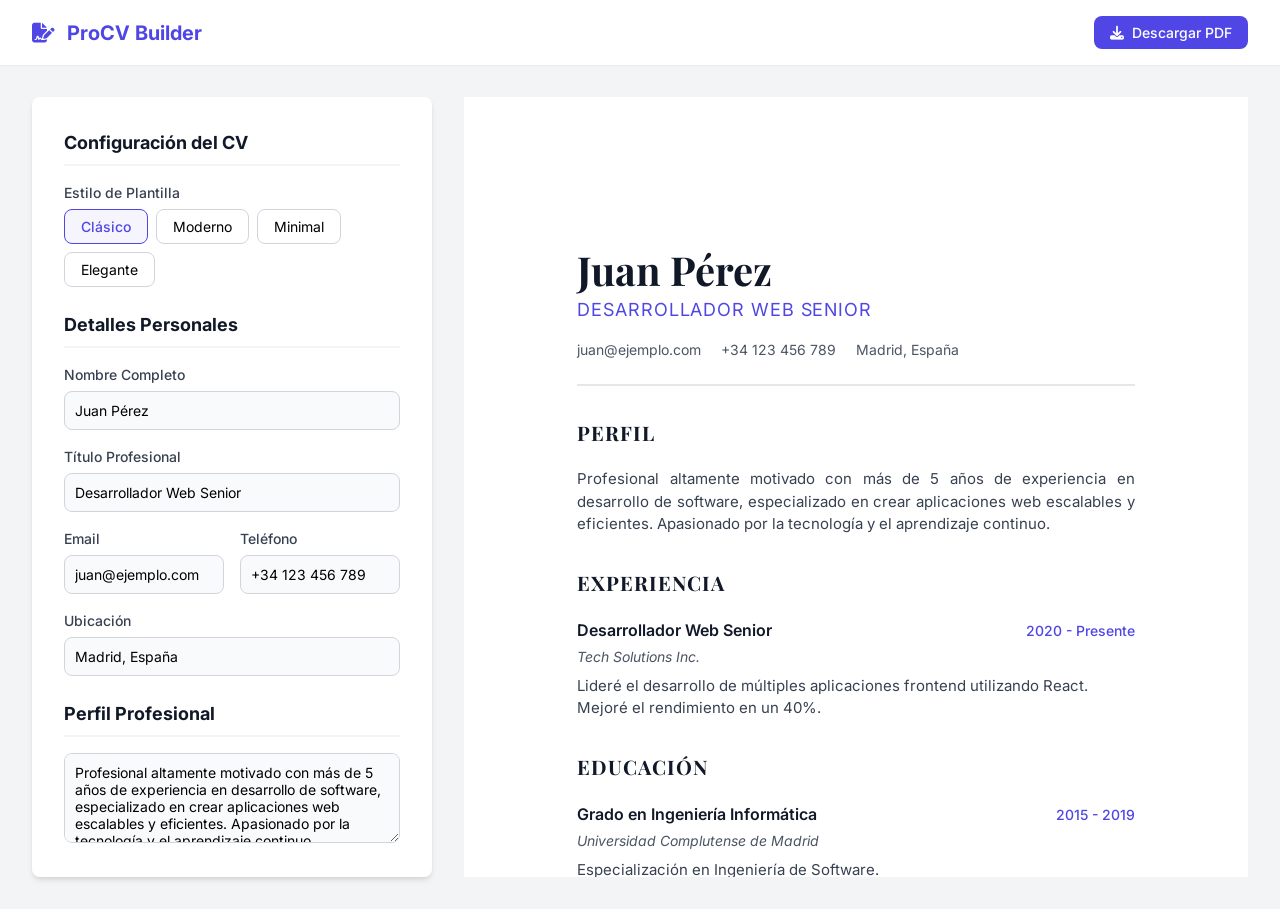
<file: Sergio/cv/index.html>
<!DOCTYPE html>
<html lang="es">
<head>
    <meta charset="UTF-8">
    <meta name="viewport" content="width=device-width, initial-scale=1.0">
    <title>Creador de CV Profesional</title>
    <link href="https://fonts.googleapis.com/css2?family=Inter:wght@300;400;500;600;700&family=Playfair+Display:wght@600;700&display=swap" rel="stylesheet">
    <link rel="stylesheet" href="style.css">
    <link rel="stylesheet" href="https://cdnjs.cloudflare.com/ajax/libs/font-awesome/6.4.0/css/all.min.css">
</head>
<body>
    <header class="navbar">
        <div class="logo">
            <i class="fa-solid fa-file-signature"></i>
            <span>ProCV Builder</span>
        </div>
        <div class="actions">
            <button id="printBtn" class="btn btn-primary"><i class="fa-solid fa-download"></i> Descargar PDF</button>
        </div>
    </header>

    <main class="container">
        <!-- Editor Column -->
        <section class="editor-section no-print">
            <h2>Configuración del CV</h2>
            <div class="form-group">
                <label>Estilo de Plantilla</label>
                <div class="template-selector">
                    <button class="btn-template active" data-template="template-classic">Clásico</button>
                    <button class="btn-template" data-template="template-modern">Moderno</button>
                    <button class="btn-template" data-template="template-minimal">Minimal</button>
                    <button class="btn-template" data-template="template-elegant">Elegante</button>
                </div>
            </div>

            <h2>Detalles Personales</h2>
            <div class="form-group">
                <label>Nombre Completo</label>
                <input type="text" id="nameInput" placeholder="Ej. Juan Pérez" value="Juan Pérez">
            </div>
            <div class="form-group">
                <label>Título Profesional</label>
                <input type="text" id="titleInput" placeholder="Ej. Desarrollador Web Senior" value="Desarrollador Web Senior">
            </div>
            
            <div class="form-row">
                <div class="form-group">
                    <label>Email</label>
                    <input type="email" id="emailInput" placeholder="juan@ejemplo.com" value="juan@ejemplo.com">
                </div>
                <div class="form-group">
                    <label>Teléfono</label>
                    <input type="tel" id="phoneInput" placeholder="+34 123 456 789" value="+34 123 456 789">
                </div>
            </div>
            
            <div class="form-group">
                <label>Ubicación</label>
                <input type="text" id="locationInput" placeholder="Ciudad, País" value="Madrid, España">
            </div>

            <h2>Perfil Profesional</h2>
            <div class="form-group">
                <textarea id="summaryInput" rows="4" placeholder="Breve descripción de tu perfil...">Profesional altamente motivado con más de 5 años de experiencia en desarrollo de software, especializado en crear aplicaciones web escalables y eficientes. Apasionado por la tecnología y el aprendizaje continuo.</textarea>
            </div>

            <h2>Experiencia Laboral</h2>
            <div id="experienceList">
                <!-- Experiencia items via JS -->
            </div>
            <button class="btn btn-secondary btn-sm" id="addExpBtn"><i class="fa-solid fa-plus"></i> Añadir Experiencia</button>

            <h2 class="mt-4">Educación</h2>
            <div id="educationList">
                <!-- Educacion items via JS -->
            </div>
            <button class="btn btn-secondary btn-sm" id="addEduBtn"><i class="fa-solid fa-plus"></i> Añadir Educación</button>
            
            <h2 class="mt-4">Habilidades</h2>
            <div class="form-group">
                <input type="text" id="skillsInput" placeholder="Ej. JavaScript, React, Node.js (separadas por coma)" value="JavaScript, React, Node.js, HTML5, CSS3, Git">
            </div>
        </section>

        <!-- Preview Column -->
        <section class="preview-section">
            <div class="cv-document" id="cvPreview">
                <div class="cv-header">
                    <h1 id="cvName">Juan Pérez</h1>
                    <h3 id="cvTitle">Desarrollador Web Senior</h3>
                    <div class="cv-contact">
                        <span id="cvEmail"><i class="fa-solid fa-envelope"></i> juan@ejemplo.com</span>
                        <span id="cvPhone"><i class="fa-solid fa-phone"></i> +34 123 456 789</span>
                        <span id="cvLocation"><i class="fa-solid fa-location-dot"></i> Madrid, España</span>
                    </div>
                </div>

                <div class="cv-body">
                    <div class="cv-section">
                        <h4 class="cv-section-title">Perfil</h4>
                        <p id="cvSummary">Profesional altamente motivado con más de 5 años de experiencia en desarrollo de software, especializado en crear aplicaciones web escalables y eficientes. Apasionado por la tecnología y el aprendizaje continuo.</p>
                    </div>

                    <div class="cv-section">
                        <h4 class="cv-section-title">Experiencia</h4>
                        <div id="cvExperienceList" class="cv-items">
                            <!-- Inyectado por JS -->
                        </div>
                    </div>

                    <div class="cv-section">
                        <h4 class="cv-section-title">Educación</h4>
                        <div id="cvEducationList" class="cv-items">
                            <!-- Inyectado por JS -->
                        </div>
                    </div>

                    <div class="cv-section">
                        <h4 class="cv-section-title">Habilidades</h4>
                        <div id="cvSkillsList" class="cv-skills">
                            <!-- Inyectado por JS -->
                        </div>
                    </div>
                </div>
            </div>
        </section>
    </main>

    <script src="script.js"></script>
</body>
</html>
</file>
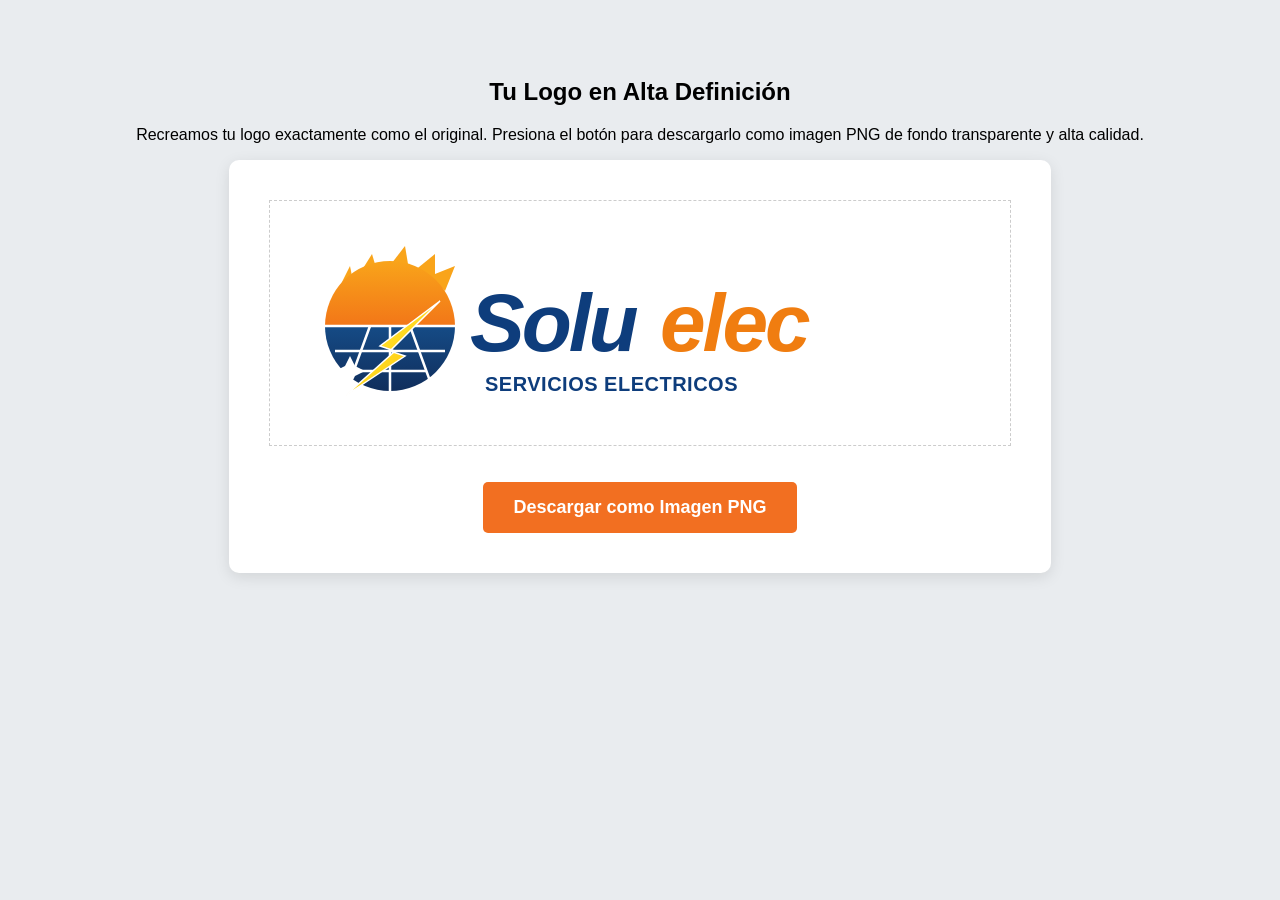
<file: Sergio/descargar_png.html>
<!DOCTYPE html>
<html lang="es">
<head>
    <meta charset="utf-8">
    <title>Convertir Logo a PNG</title>
</head>
<body style="text-align: center; padding: 50px; font-family: sans-serif; background: #e9ecef;">
    <h2>Tu Logo en Alta Definición</h2>
    <p>Recreamos tu logo exactamente como el original. Presiona el botón para descargarlo como imagen PNG de fondo transparente y alta calidad.</p>
    
    <div style="background: white; padding: 40px; display: inline-block; border-radius: 10px; box-shadow: 0 4px 15px rgba(0,0,0,0.1);">
        <!-- El canvas donde se dibujará la imagen para exportar -->
        <canvas id="canvas" width="2800" height="800" style="display: none;"></canvas>
        
        <!-- Preview -->
        <div id="preview" style="max-width: 700px; border: 1px dashed #ccc; padding: 20px;"></div>
        
        <br><br>
        <button id="btn-download" style="padding: 15px 30px; background: #f26f21; color: white; border: none; font-size: 18px; font-weight: bold; border-radius: 5px; cursor: pointer; transition: 0.3s;" onmouseover="this.style.background='#d95d10'" onmouseout="this.style.background='#f26f21'">
            Descargar como Imagen PNG
        </button>
    </div>

    <script>
        const svgString = `<svg xmlns="http://www.w3.org/2000/svg" viewBox="0 0 700 200" width="2800" height="800">
  <defs>
    <linearGradient id="sun" x1="0" y1="0" x2="0" y2="1">
      <stop offset="0%" stop-color="#F9A41A"/>
      <stop offset="100%" stop-color="#F27618"/>
    </linearGradient>
    <linearGradient id="panel" x1="0" y1="0" x2="0" y2="1">
      <stop offset="0%" stop-color="#154B86"/>
      <stop offset="100%" stop-color="#102E5C"/>
    </linearGradient>
    <linearGradient id="bolt" x1="0" y1="0" x2="1" y2="1">
      <stop offset="0%" stop-color="#FFF338"/>
      <stop offset="100%" stop-color="#FFBD0A"/>
    </linearGradient>
  </defs>

  <g transform="translate(10, 10)">
    <g transform="translate(0, 5)">
      <polygon points="35,60 50,30 55,55" fill="#F9A41A" />
      <polygon points="52,50 72,18 80,45" fill="#F9A41A" />
      <polygon points="78,45 105,10 110,40" fill="#F9A41A" />
      <polygon points="108,40 135,18 135,45" fill="#F9A41A" />
      <polygon points="130,40 155,30 145,55" fill="#F9A41A" />
      
      <path d="M 25 90 A 65 65 0 0 1 155 90 Z" fill="url(#sun)" />
      <path d="M 25 90 A 65 65 0 0 0 155 90 Z" fill="url(#panel)" />

      <path d="M 25 90 L 155 90 M 35 115 L 145 115 M 53 135 L 127 135" stroke="white" stroke-width="2.5" fill="none"/>
      <path d="M 90 90 L 90 155 M 70 90 L 50 145 M 110 90 L 130 145" stroke="white" stroke-width="2.5" fill="none"/>

      <path d="M 50 120 L 55 130 L 65 135 L 55 140 L 50 150 L 45 140 L 35 135 L 45 130 Z" fill="white" />

      <path d="M 140 65 L 80 110 L 95 115 L 45 160 L 105 120 L 90 115 Z" fill="url(#bolt)" stroke="white" stroke-width="1.5"/>
    </g>

    <g transform="translate(170, 120)">
      <text x="0" y="0" font-family="'Arial Black', 'Trebuchet MS', sans-serif" font-size="82" font-weight="900" font-style="italic" fill="#0E3D7C" letter-spacing="-3">Solu</text>
      <text x="190" y="0" font-family="'Arial Black', 'Trebuchet MS', sans-serif" font-size="82" font-weight="900" font-style="italic" fill="#F07D10" letter-spacing="-3">elec</text>
      
      <text x="15" y="40" font-family="'Arial Black', Arial, sans-serif" font-size="20" font-weight="900" fill="#0E3D7C" letter-spacing="0.5">SERVICIOS ELECTRICOS</text>
    </g>
  </g>
</svg>`;

        // Convertir el string SVG en Data URL
        const svgBlob = new Blob([svgString], {type: 'image/svg+xml;charset=utf-8'});
        const DOMURL = window.URL || window.webkitURL || window;
        const url = DOMURL.createObjectURL(svgBlob);

        const img = new Image();
        img.onload = () => {
            // Mostrar como preview en la pantalla
            const previewImg = new Image();
            previewImg.src = url;
            previewImg.style.width = '100%';
            previewImg.style.height = 'auto';
            document.getElementById('preview').appendChild(previewImg);

            // Preparar botón para descargar en el canvas
            document.getElementById('btn-download').onclick = () => {
                const canvas = document.getElementById('canvas');
                const ctx = canvas.getContext('2d');
                ctx.clearRect(0, 0, canvas.width, canvas.height); // Fondo transparente
                ctx.drawImage(img, 0, 0, canvas.width, canvas.height);
                
                // Exportar como PNG HD
                const pngUrl = canvas.toDataURL("image/png");
                const link = document.createElement('a');
                link.download = 'logo_soluelec_perfecto.png';
                link.href = pngUrl;
                link.click();
            };
        };
        img.src = url;
    </script>
</body>
</html>
</file>
<file: Sergio/cv/style.css>
:root {
    --primary: #4F46E5;
    --primary-hover: #4338CA;
    --secondary: #10B981;
    --dark: #111827;
    --gray-900: #111827;
    --gray-800: #1F2937;
    --gray-700: #374151;
    --gray-600: #4B5563;
    --gray-300: #D1D5DB;
    --gray-200: #E5E7EB;
    --gray-100: #F3F4F6;
    --gray-50: #F9FAFB;
    --white: #FFFFFF;
    --shadow-sm: 0 1px 2px 0 rgba(0, 0, 0, 0.05);
    --shadow: 0 4px 6px -1px rgba(0, 0, 0, 0.1), 0 2px 4px -1px rgba(0, 0, 0, 0.06);
    --shadow-lg: 0 10px 15px -3px rgba(0, 0, 0, 0.1), 0 4px 6px -2px rgba(0, 0, 0, 0.05);
    --radius: 0.5rem;
    --font-sans: 'Inter', sans-serif;
    --font-serif: 'Playfair Display', serif;
}

* {
    box-sizing: border-box;
    margin: 0;
    padding: 0;
}

body {
    font-family: var(--font-sans);
    background-color: var(--gray-100);
    color: var(--gray-800);
    line-height: 1.5;
}

/* Navbar */
.navbar {
    background-color: var(--white);
    padding: 1rem 2rem;
    display: flex;
    justify-content: space-between;
    align-items: center;
    box-shadow: var(--shadow-sm);
    position: sticky;
    top: 0;
    z-index: 10;
}

.logo {
    display: flex;
    align-items: center;
    gap: 0.75rem;
    font-weight: 700;
    font-size: 1.25rem;
    color: var(--primary);
}

.btn {
    display: inline-flex;
    align-items: center;
    gap: 0.5rem;
    padding: 0.5rem 1rem;
    border-radius: var(--radius);
    font-weight: 500;
    cursor: pointer;
    border: none;
    transition: all 0.2s;
    font-family: inherit;
    font-size: 0.875rem;
}

.btn-primary {
    background-color: var(--primary);
    color: var(--white);
}

.btn-primary:hover {
    background-color: var(--primary-hover);
    transform: translateY(-1px);
    box-shadow: var(--shadow);
}

.btn-secondary {
    background-color: var(--gray-200);
    color: var(--gray-800);
}

.btn-secondary:hover {
    background-color: var(--gray-300);
}

.btn-sm {
    padding: 0.375rem 0.75rem;
    font-size: 0.8125rem;
}

.btn-danger {
    background-color: #FEE2E2;
    color: #EF4444;
}
.btn-danger:hover {
    background-color: #FECACA;
}

/* Layout */
.container {
    display: grid;
    grid-template-columns: 400px 1fr;
    gap: 2rem;
    max-width: 1400px;
    margin: 2rem auto;
    padding: 0 2rem;
    height: calc(100vh - 120px);
}

/* Editor Section */
.editor-section {
    background-color: var(--white);
    padding: 2rem;
    border-radius: var(--radius);
    box-shadow: var(--shadow);
    overflow-y: auto;
    height: 100%;
}

.editor-section h2 {
    font-size: 1.125rem;
    margin-top: 1.5rem;
    margin-bottom: 1rem;
    color: var(--gray-900);
    border-bottom: 2px solid var(--gray-100);
    padding-bottom: 0.5rem;
}

.editor-section h2:first-of-type {
    margin-top: 0;
}

.mt-4 {
    margin-top: 1.5rem;
}

.form-group {
    margin-bottom: 1rem;
}

.form-row {
    display: grid;
    grid-template-columns: 1fr 1fr;
    gap: 1rem;
}

label {
    display: block;
    font-size: 0.875rem;
    font-weight: 500;
    margin-bottom: 0.375rem;
    color: var(--gray-700);
}

input, textarea {
    width: 100%;
    padding: 0.625rem;
    border: 1px solid var(--gray-300);
    border-radius: var(--radius);
    font-family: inherit;
    font-size: 0.875rem;
    transition: border-color 0.2s, box-shadow 0.2s;
    background-color: var(--gray-50);
}

input:focus, textarea:focus {
    outline: none;
    border-color: var(--primary);
    box-shadow: 0 0 0 3px rgba(79, 70, 229, 0.1);
    background-color: var(--white);
}

.dynamic-item {
    background-color: var(--gray-50);
    border: 1px solid var(--gray-200);
    padding: 1rem;
    border-radius: var(--radius);
    margin-bottom: 1rem;
    position: relative;
}

.remove-btn {
    position: absolute;
    top: 0.5rem;
    right: 0.5rem;
    background: none;
    border: none;
    color: var(--gray-400);
    cursor: pointer;
    font-size: 1rem;
    transition: color 0.2s;
}

.remove-btn:hover {
    color: #EF4444;
}

/* Preview Section */
.preview-section {
    display: flex;
    justify-content: center;
    align-items: flex-start;
    overflow-y: auto;
    padding-bottom: 2rem;
}

/* CV Document - A4 Size approx */
.cv-document {
    width: 210mm;
    min-height: 297mm;
    background: var(--white);
    box-shadow: var(--shadow-lg);
    padding: 40mm 30mm;
    margin: 0 auto;
    position: relative;
    transform-origin: top center;
}

.cv-header {
    border-bottom: 2px solid var(--gray-200);
    padding-bottom: 1.5rem;
    margin-bottom: 2rem;
}

#cvName {
    font-family: var(--font-serif);
    font-size: 2.5rem;
    color: var(--gray-900);
    margin-bottom: 0.25rem;
    line-height: 1.1;
}

#cvTitle {
    font-size: 1.125rem;
    font-weight: 400;
    color: var(--primary);
    margin-bottom: 1rem;
    text-transform: uppercase;
    letter-spacing: 0.05em;
}

.cv-contact {
    display: flex;
    flex-wrap: wrap;
    gap: 1.25rem;
    font-size: 0.875rem;
    color: var(--gray-600);
}

.cv-contact span i {
    color: var(--gray-400);
    margin-right: 0.375rem;
}

.cv-section {
    margin-bottom: 2rem;
}

.cv-section-title {
    font-family: var(--font-serif);
    font-size: 1.25rem;
    color: var(--gray-900);
    margin-bottom: 1rem;
    text-transform: uppercase;
    letter-spacing: 0.05em;
    padding-bottom: 0.25rem;
}

#cvSummary {
    font-size: 0.9375rem;
    color: var(--gray-700);
    text-align: justify;
}

.cv-item {
    margin-bottom: 1.25rem;
}

.cv-item-header {
    display: flex;
    justify-content: space-between;
    align-items: baseline;
    margin-bottom: 0.25rem;
}

.cv-item-title {
    font-weight: 600;
    color: var(--gray-900);
    font-size: 1rem;
}

.cv-item-date {
    font-size: 0.875rem;
    color: var(--primary);
    font-weight: 500;
}

.cv-item-subtitle {
    font-size: 0.875rem;
    font-style: italic;
    color: var(--gray-600);
    margin-bottom: 0.5rem;
}

.cv-item-desc {
    font-size: 0.9375rem;
    color: var(--gray-700);
}

.cv-skills {
    display: flex;
    flex-wrap: wrap;
    gap: 0.5rem;
}

.cv-skill-tag {
    background-color: var(--gray-100);
    color: var(--gray-800);
    padding: 0.25rem 0.75rem;
    border-radius: 9999px;
    font-size: 0.875rem;
    font-weight: 500;
    border: 1px solid var(--gray-200);
}

/* Template Selector UI */
.template-selector {
    display: flex;
    gap: 0.5rem;
    flex-wrap: wrap;
    margin-bottom: 1.5rem;
}

.btn-template {
    padding: 0.5rem 1rem;
    border: 1px solid var(--gray-300);
    background: var(--white);
    border-radius: var(--radius);
    cursor: pointer;
    font-size: 0.875rem;
    transition: all 0.2s;
    font-family: var(--font-sans);
}

.btn-template.active, .btn-template:hover {
    border-color: var(--primary);
    background: rgba(79, 70, 229, 0.05);
    color: var(--primary);
    font-weight: 500;
}

/* Templates Logic */
/* Classic is default, no extra classes needed */

/* Modern Template */
.cv-document.template-modern {
    font-family: var(--font-sans);
}
.cv-document.template-modern .cv-header {
    background-color: var(--primary);
    color: var(--white);
    margin: -40mm -30mm 2rem -30mm;
    padding: 40mm 30mm 2rem 30mm;
    border-bottom: none;
}
.cv-document.template-modern #cvName {
    font-family: var(--font-sans);
    color: var(--white);
    font-weight: 700;
}
.cv-document.template-modern #cvTitle {
    color: #A5B4FC;
}
.cv-document.template-modern .cv-contact {
    color: var(--gray-100);
}
.cv-document.template-modern .cv-contact span i {
    color: #A5B4FC;
}
.cv-document.template-modern .cv-section-title {
    font-family: var(--font-sans);
    color: var(--primary);
    border-bottom: 2px solid var(--gray-200);
}

/* Minimal Template */
.cv-document.template-minimal {
    font-family: 'Courier New', Courier, monospace;
    color: #333;
}
.cv-document.template-minimal #cvName {
    font-family: 'Courier New', Courier, monospace;
    font-weight: 800;
    text-transform: uppercase;
    letter-spacing: -1px;
}
.cv-document.template-minimal #cvTitle,
.cv-document.template-minimal .cv-item-date {
    color: var(--gray-600);
}
.cv-document.template-minimal .cv-section-title {
    font-family: 'Courier New', Courier, monospace;
    border-top: 1px solid #000;
    border-bottom: 1px solid #000;
    padding: 0.5rem 0;
    text-align: center;
}
.cv-document.template-minimal .cv-skill-tag {
    background: transparent;
    border: 1px solid #333;
    border-radius: 0;
}

/* Elegant Template */
.cv-document.template-elegant {
    background-color: #FAF8F5;
    color: #4A4036;
}
.cv-document.template-elegant #cvName,
.cv-document.template-elegant .cv-section-title {
    font-family: var(--font-serif);
    color: #2D241E;
}
.cv-document.template-elegant #cvTitle,
.cv-document.template-elegant .cv-item-date {
    color: #8C7A6B;
}
.cv-document.template-elegant .cv-header {
    border-bottom: 1px solid #D5C6B6;
    text-align: center;
}
.cv-document.template-elegant .cv-contact {
    justify-content: center;
}
.cv-document.template-elegant .cv-section-title {
    text-align: center;
    position: relative;
    border: none;
}
.cv-document.template-elegant .cv-section-title::after {
    content: '';
    display: block;
    width: 40px;
    height: 2px;
    background-color: #8C7A6B;
    margin: 8px auto 0;
}
.cv-document.template-elegant .cv-skill-tag {
    background-color: #EFEBE4;
    border-color: #D5C6B6;
    color: #4A4036;
}

/* Scrollbar styling */
::-webkit-scrollbar {
    width: 6px;
    height: 6px;
}
::-webkit-scrollbar-track {
    background: transparent;
}
::-webkit-scrollbar-thumb {
    background: var(--gray-300);
    border-radius: 3px;
}
::-webkit-scrollbar-thumb:hover {
    background: var(--gray-400);
}

/* Print Styles */
@media print {
    body {
        background-color: white;
    }
    .no-print, .navbar, .editor-section {
        display: none !important;
    }
    .container {
        display: block;
        margin: 0;
        padding: 0;
    }
    .preview-section {
        padding: 0;
        overflow: visible;
    }
    .cv-document {
        box-shadow: none;
        padding: 0;
        width: 100%;
        min-height: auto;
    }
}

/* Responsive */
@media (max-width: 1024px) {
    .container {
        grid-template-columns: 1fr;
        height: auto;
    }
    .cv-document {
        transform: scale(0.8);
        margin-top: -10%;
    }
}

@media (max-width: 600px) {
    .cv-document {
        transform: scale(0.6);
        margin-top: -20%;
    }
}
</file>
